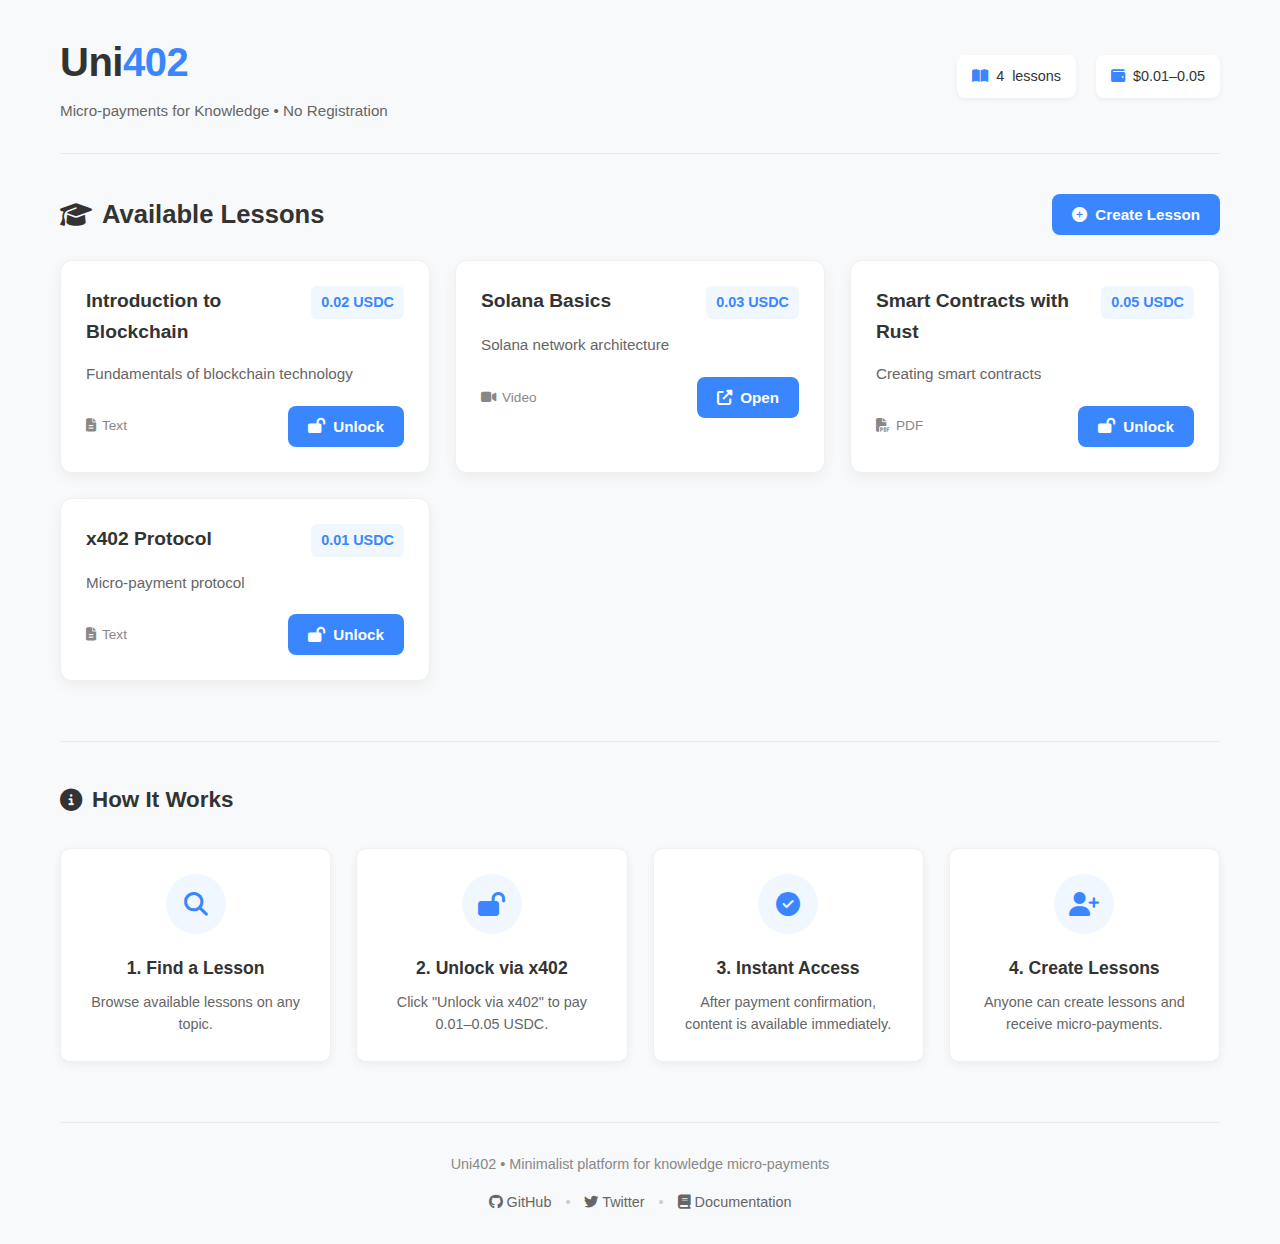
<file: index.html>
<!DOCTYPE html>
<html lang="en">
<head>
    <meta charset="UTF-8">
    <meta name="viewport" content="width=device-width, initial-scale=1.0">
    <title>Uni402 - Micro-payments for Knowledge</title>
    <link rel="stylesheet" href="style.css">
    <link rel="stylesheet" href="https://cdnjs.cloudflare.com/ajax/libs/font-awesome/6.4.0/css/all.min.css">
</head>
<body>
    <div class="container">
        <header class="header">
            <div class="logo">
                <h1><span class="logo-uni">Uni</span><span class="logo-402">402</span></h1>
                <p class="tagline">Micro-payments for Knowledge • No Registration</p>
            </div>
            <div class="stats">
                <div class="stat">
                    <i class="fas fa-book-open"></i>
                    <span id="lesson-count">0</span> lessons
                </div>
                <div class="stat">
                    <i class="fas fa-wallet"></i>
                    <span>$0.01–0.05</span>
                </div>
            </div>
        </header>

        <main class="main-content">
            <section class="dashboard">
                <div class="section-header">
                    <h2><i class="fas fa-graduation-cap"></i> Available Lessons</h2>
                    <button class="btn-create" id="show-create-form">
                        <i class="fas fa-plus-circle"></i> Create Lesson
                    </button>
                </div>
                
                <div class="lessons-grid" id="lessons-list">
                   
                </div>
            </section>

            <section class="create-section" id="create-section" style="display: none;">
                <div class="section-header">
                    <h2><i class="fas fa-edit"></i> Create New Lesson</h2>
                    <button class="btn-secondary" id="hide-create-form">
                        <i class="fas fa-times"></i> Cancel
                    </button>
                </div>
                
                <div class="create-form">
                    <div class="form-group">
                        <label for="lesson-title">Lesson Title</label>
                        <input type="text" id="lesson-title" placeholder="Introduction to Blockchain">
                    </div>
                    
                    <div class="form-group">
                        <label for="lesson-description">Description</label>
                        <textarea id="lesson-description" rows="3" placeholder="Brief description of your lesson"></textarea>
                    </div>
                    
                    <div class="form-row">
                        <div class="form-group">
                            <label for="lesson-price">Price (USDC)</label>
                            <select id="lesson-price">
                                <option value="0.01">$0.01</option>
                                <option value="0.02" selected>$0.02</option>
                                <option value="0.03">$0.03</option>
                                <option value="0.04">$0.04</option>
                                <option value="0.05">$0.05</option>
                            </select>
                        </div>
                        
                        <div class="form-group">
                            <label for="content-type">Content Type</label>
                            <select id="content-type">
                                <option value="text">Text</option>
                                <option value="video">Video</option>
                                <option value="pdf">PDF</option>
                                <option value="external_url">External Link</option>
                            </select>
                        </div>
                    </div>
                    
                    <div class="form-group" id="content-input-container">
                        <label for="content-data">Lesson Content</label>
                        <textarea id="content-data" rows="6" placeholder="Enter lesson text here..."></textarea>
                        <p class="help-text" id="content-help">For video, insert URL from YouTube or Vimeo</p>
                    </div>
                    
                    <div class="form-actions">
                        <button class="btn-create" id="save-lesson">
                            <i class="fas fa-save"></i> Save Lesson
                        </button>
                    </div>
                </div>
            </section>

            <section class="info-section">
                <h3><i class="fas fa-info-circle"></i> How It Works</h3>
                <div class="info-grid">
                    <div class="info-card">
                        <div class="info-icon">
                            <i class="fas fa-search"></i>
                        </div>
                        <h4>1. Find a Lesson</h4>
                        <p>Browse available lessons on any topic.</p>
                    </div>
                    <div class="info-card">
                        <div class="info-icon">
                            <i class="fas fa-lock-open"></i>
                        </div>
                        <h4>2. Unlock via x402</h4>
                        <p>Click "Unlock via x402" to pay 0.01–0.05 USDC.</p>
                    </div>
                    <div class="info-card">
                        <div class="info-icon">
                            <i class="fas fa-check-circle"></i>
                        </div>
                        <h4>3. Instant Access</h4>
                        <p>After payment confirmation, content is available immediately.</p>
                    </div>
                    <div class="info-card">
                        <div class="info-icon">
                            <i class="fas fa-user-plus"></i>
                        </div>
                        <h4>4. Create Lessons</h4>
                        <p>Anyone can create lessons and receive micro-payments.</p>
                    </div>
                </div>
            </section>
        </main>

        <footer class="footer">
            <p>Uni402 • Minimalist platform for knowledge micro-payments</p>
            <p class="footer-links">
                <a href="#"><i class="fab fa-github"></i> GitHub</a>
                <span class="separator">•</span>
                <a href="#"><i class="fab fa-twitter"></i> Twitter</a>
                <span class="separator">•</span>
                <a href="#"><i class="fas fa-book"></i> Documentation</a>
            </p>
        </footer>
    </div>

    
    <div class="modal-overlay" id="payment-modal">
        <div class="modal">
            <div class="modal-header">
                <h3><i class="fas fa-lock"></i> Unlock Lesson</h3>
                <button class="close-modal" id="close-modal">&times;</button>
            </div>
            <div class="modal-content">
                <div class="payment-details">
                    <div class="payment-item">
                        <span class="payment-label">Lesson:</span>
                        <span class="payment-value" id="payment-lesson-title">Introduction to Blockchain</span>
                    </div>
                    <div class="payment-item">
                        <span class="payment-label">Price:</span>
                        <span class="payment-value" id="payment-price">0.02 USDC</span>
                    </div>
                    <div class="payment-item">
                        <span class="payment-label">Recipient Address:</span>
                        <span class="payment-value address">Hx402...Z9s1</span>
                    </div>
                    <div class="payment-item">
                        <span class="payment-label">Network:</span>
                        <span class="payment-value">Solana</span>
                    </div>
                </div>
                
                <div class="payment-actions">
                    <button class="btn-pay" id="connect-phantom">
                        <i class="fas fa-wallet"></i> Connect Phantom
                    </button>
                    <p class="help-text">After connecting, approve the transaction in your Phantom Wallet</p>
                </div>
                
                <div class="payment-status" id="payment-status" style="display: none;">
                    <div class="status-success">
                        <i class="fas fa-check-circle"></i>
                        <h4>Payment Confirmed!</h4>
                        <p>Lesson access granted. The page will refresh...</p>
                    </div>
                </div>
            </div>
        </div>
    </div>

    <script src="script.js"></script>
</body>
</html>
</file>
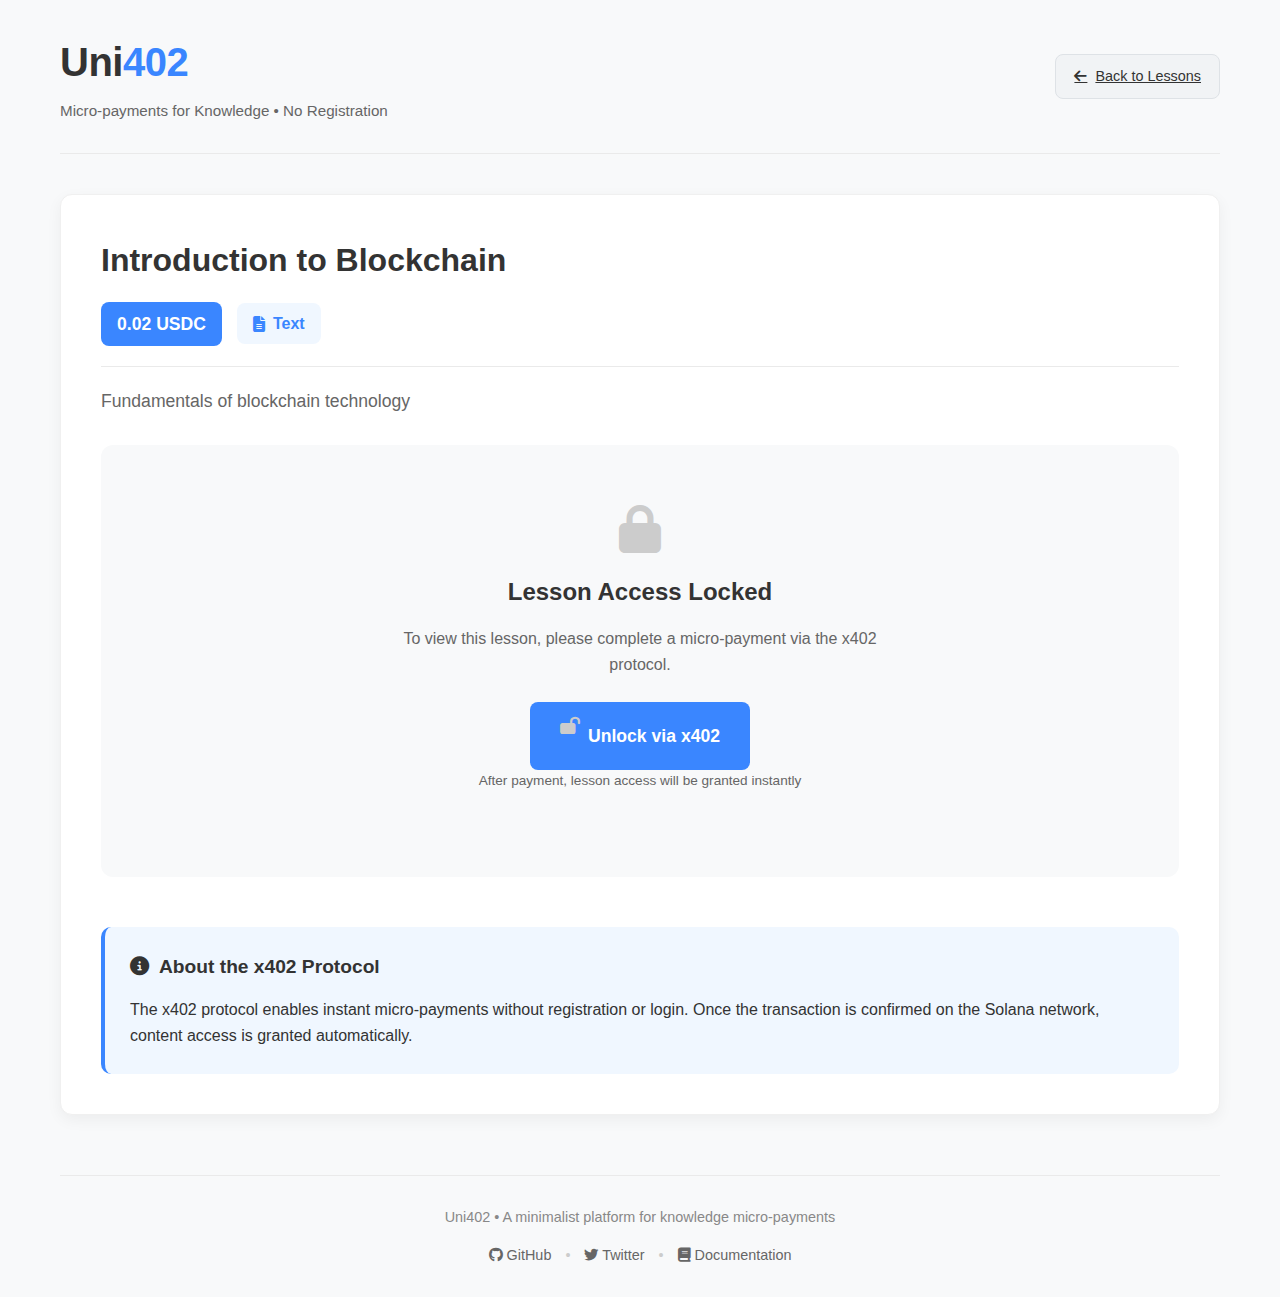
<file: lesson.html>
<!DOCTYPE html>
<html lang="en">
<head>
    <meta charset="UTF-8">
    <meta name="viewport" content="width=device-width, initial-scale=1.0">
    <title>Uni402 - Lesson</title>
    <link rel="stylesheet" href="style.css">
    <link rel="stylesheet" href="https://cdnjs.cloudflare.com/ajax/libs/font-awesome/6.4.0/css/all.min.css">
</head>
<body>
    <div class="container">
        <header class="header">
            <div class="logo">
                <a href="index.html" style="text-decoration: none; color: inherit;">
                    <h1><span class="logo-uni">Uni</span><span class="logo-402">402</span></h1>
                </a>
                <p class="tagline">Micro‑payments for Knowledge • No Registration</p>
            </div>
            <div class="stats">
                <a href="index.html" class="btn-secondary">
                    <i class="fas fa-arrow-left"></i> Back to Lessons
                </a>
            </div>
        </header>

        <main class="main-content">
            <div class="lesson-view">
                <div class="lesson-header-view">
                    <h2 id="lesson-title">Introduction to Blockchain</h2>
                    <div class="lesson-meta">
                        <span class="lesson-price-large" id="lesson-price">0.02 USDC</span>
                        <span class="lesson-type-badge" id="lesson-type">
                            <i class="fas fa-file-alt"></i> Text
                        </span>
                    </div>
                </div>
                
                <p class="lesson-description-view" id="lesson-description">
                    Fundamentals of blockchain technology and its applications in modern systems.
                </p>
                
                <div class="content-locked" id="locked-content">
                    <div class="locked-message">
                        <i class="fas fa-lock fa-3x"></i>
                        <h3>Lesson Access Locked</h3>
                        <p>To view this lesson, please complete a micro‑payment via the x402 protocol.</p>
                        <button class="btn-create btn-unlock" id="unlock-lesson">
                            <i class="fas fa-lock-open"></i> Unlock via x402
                        </button>
                        <p class="help-text">After payment, lesson access will be granted instantly</p>
                    </div>
                </div>
                
                <div class="content-unlocked" id="unlocked-content" style="display: none;">
                    <div class="content-container">
                        <div class="content-header">
                            <h3><i class="fas fa-check-circle" style="color: #28a745;"></i> Lesson Content</h3>
                            <p class="unlocked-info">Lesson Unlocked • Access granted permanently</p>
                        </div>
                        
                        <div class="lesson-content" id="lesson-content">
                        
                        </div>
                    </div>
                </div>
                
                <div class="lesson-info">
                    <h4><i class="fas fa-info-circle"></i> About the x402 Protocol</h4>
                    <p>The x402 protocol enables instant micro‑payments without registration or login. Once the transaction is confirmed on the Solana network, content access is granted automatically.</p>
                </div>
            </div>
        </main>

        <footer class="footer">
            <p>Uni402 • A minimalist platform for knowledge micro‑payments</p>
            <p class="footer-links">
                <a href="#"><i class="fab fa-github"></i> GitHub</a>
                <span class="separator">•</span>
                <a href="#"><i class="fab fa-twitter"></i> Twitter</a>
                <span class="separator">•</span>
                <a href="#"><i class="fas fa-book"></i> Documentation</a>
            </p>
        </footer>
    </div>

    <div class="modal-overlay" id="payment-modal">
        <div class="modal">
            <div class="modal-header">
                <h3><i class="fas fa-lock"></i> Unlock Lesson</h3>
                <button class="close-modal" id="close-modal">&times;</button>
            </div>
            <div class="modal-content">
                <div class="payment-details">
                    <div class="payment-item">
                        <span class="payment-label">Lesson:</span>
                        <span class="payment-value" id="payment-lesson-title">Introduction to Blockchain</span>
                    </div>
                    <div class="payment-item">
                        <span class="payment-label">Price:</span>
                        <span class="payment-value" id="payment-price">0.02 USDC</span>
                    </div>
                    <div class="payment-item">
                        <span class="payment-label">Recipient Address:</span>
                        <span class="payment-value address">Hx402UniPay...Z9s1L3</span>
                    </div>
                    <div class="payment-item">
                        <span class="payment-label">Network:</span>
                        <span class="payment-value">Solana</span>
                    </div>
                    <div class="payment-item">
                        <span class="payment-label">Message:</span>
                        <span class="payment-value">x402 payment required for lesson access</span>
                    </div>
                </div>
                
                <div class="payment-actions">
                    <button class="btn-pay" id="connect-phantom">
                        <i class="fas fa-wallet"></i> Connect Phantom
                    </button>
                    <p class="help-text">After connecting, approve the transaction in your Phantom Wallet</p>
                </div>
                
                <div class="payment-status" id="payment-status" style="display: none;">
                    <div class="status-success">
                        <i class="fas fa-check-circle"></i>
                        <h4>Payment Confirmed!</h4>
                        <p>Lesson access granted. The page will refresh...</p>
                    </div>
                </div>
            </div>
        </div>
    </div>

    <script src="script.js"></script>
</body>
</html>
</file>
<file: style.css>
* {
    margin: 0;
    padding: 0;
    box-sizing: border-box;
}

body {
    font-family: -apple-system, BlinkMacSystemFont, 'Segoe UI', Roboto, Oxygen, Ubuntu, sans-serif;
    line-height: 1.6;
    color: #333;
    background-color: #f8f9fa;
}

.container {
    max-width: 1200px;
    margin: 0 auto;
    padding: 0 20px;
}


.header {
    display: flex;
    justify-content: space-between;
    align-items: center;
    padding: 30px 0;
    border-bottom: 1px solid #eaeaea;
    margin-bottom: 40px;
}

.logo h1 {
    font-size: 2.5rem;
    font-weight: 700;
    letter-spacing: -0.5px;
    margin-bottom: 5px;
}

.logo-uni {
    color: #333;
}

.logo-402 {
    color: #3a86ff;
}

.tagline {
    color: #666;
    font-size: 0.95rem;
}

.stats {
    display: flex;
    gap: 20px;
}

.stat {
    display: flex;
    align-items: center;
    gap: 8px;
    padding: 10px 15px;
    background-color: #fff;
    border-radius: 8px;
    box-shadow: 0 2px 5px rgba(0,0,0,0.05);
    font-size: 0.9rem;
}

.stat i {
    color: #3a86ff;
}


.main-content {
    margin-bottom: 60px;
}

.section-header {
    display: flex;
    justify-content: space-between;
    align-items: center;
    margin-bottom: 25px;
}

.section-header h2 {
    font-size: 1.6rem;
    font-weight: 600;
    color: #333;
    display: flex;
    align-items: center;
    gap: 10px;
}


.btn-create, .btn-open, .btn-pay {
    background-color: #3a86ff;
    color: white;
    border: none;
    padding: 12px 20px;
    border-radius: 8px;
    font-weight: 600;
    cursor: pointer;
    transition: all 0.2s ease;
    display: inline-flex;
    align-items: center;
    gap: 8px;
    font-size: 0.95rem;
}

.btn-create:hover, .btn-open:hover, .btn-pay:hover {
    background-color: #2667d6;
    transform: translateY(-1px);
    box-shadow: 0 4px 12px rgba(58, 134, 255, 0.2);
}

.btn-secondary {
    background-color: #f1f3f5;
    color: #333;
    border: 1px solid #dee2e6;
    padding: 10px 18px;
    border-radius: 8px;
    font-weight: 500;
    cursor: pointer;
    transition: all 0.2s ease;
    display: inline-flex;
    align-items: center;
    gap: 8px;
    font-size: 0.9rem;
}

.btn-secondary:hover {
    background-color: #e9ecef;
}


.lessons-grid {
    display: grid;
    grid-template-columns: repeat(auto-fill, minmax(280px, 1fr));
    gap: 25px;
    margin-bottom: 50px;
}

.lesson-card {
    background-color: white;
    border-radius: 12px;
    padding: 25px;
    box-shadow: 0 5px 15px rgba(0,0,0,0.05);
    transition: transform 0.3s ease, box-shadow 0.3s ease;
    border: 1px solid #f0f0f0;
}

.lesson-card:hover {
    transform: translateY(-5px);
    box-shadow: 0 8px 25px rgba(0,0,0,0.08);
}

.lesson-header {
    display: flex;
    justify-content: space-between;
    align-items: flex-start;
    margin-bottom: 15px;
}

.lesson-header h3 {
    font-size: 1.2rem;
    font-weight: 600;
    color: #333;
    flex: 1;
    margin-right: 15px;
}

.lesson-price {
    background-color: #f0f7ff;
    color: #3a86ff;
    padding: 5px 10px;
    border-radius: 6px;
    font-weight: 600;
    font-size: 0.9rem;
    white-space: nowrap;
}

.lesson-description {
    color: #666;
    font-size: 0.95rem;
    margin-bottom: 20px;
    line-height: 1.5;
}

.lesson-footer {
    display: flex;
    justify-content: space-between;
    align-items: center;
}

.lesson-type {
    color: #888;
    font-size: 0.85rem;
    display: flex;
    align-items: center;
    gap: 6px;
}


.create-section {
    background-color: white;
    border-radius: 12px;
    padding: 30px;
    margin-bottom: 40px;
    box-shadow: 0 5px 15px rgba(0,0,0,0.05);
}

.create-form {
    max-width: 800px;
}

.form-group {
    margin-bottom: 25px;
}

.form-row {
    display: flex;
    gap: 25px;
}

.form-row .form-group {
    flex: 1;
}

.form-group label {
    display: block;
    margin-bottom: 8px;
    font-weight: 600;
    color: #333;
    font-size: 0.95rem;
}

.form-group input, .form-group select, .form-group textarea {
    width: 100%;
    padding: 12px 15px;
    border: 1px solid #dee2e6;
    border-radius: 8px;
    font-family: inherit;
    font-size: 0.95rem;
    transition: border 0.2s ease;
}

.form-group input:focus, .form-group select:focus, .form-group textarea:focus {
    outline: none;
    border-color: #3a86ff;
    box-shadow: 0 0 0 3px rgba(58, 134, 255, 0.1);
}

.help-text {
    margin-top: 8px;
    color: #888;
    font-size: 0.85rem;
}

.form-actions {
    margin-top: 30px;
    display: flex;
    justify-content: flex-end;
}


.info-section {
    margin-top: 60px;
    padding-top: 40px;
    border-top: 1px solid #eaeaea;
}

.info-section h3 {
    font-size: 1.4rem;
    margin-bottom: 30px;
    color: #333;
    display: flex;
    align-items: center;
    gap: 10px;
}

.info-grid {
    display: grid;
    grid-template-columns: repeat(auto-fit, minmax(220px, 1fr));
    gap: 25px;
}

.info-card {
    background-color: white;
    border-radius: 10px;
    padding: 25px;
    text-align: center;
    box-shadow: 0 3px 10px rgba(0,0,0,0.05);
    border: 1px solid #f0f0f0;
}

.info-icon {
    width: 60px;
    height: 60px;
    background-color: #f0f7ff;
    border-radius: 50%;
    display: flex;
    align-items: center;
    justify-content: center;
    margin: 0 auto 20px;
    color: #3a86ff;
    font-size: 1.5rem;
}

.info-card h4 {
    font-size: 1.1rem;
    margin-bottom: 10px;
    color: #333;
}

.info-card p {
    color: #666;
    font-size: 0.9rem;
    line-height: 1.5;
}

/* Footer */
.footer {
    text-align: center;
    padding: 30px 0;
    color: #888;
    font-size: 0.9rem;
    border-top: 1px solid #eaeaea;
    margin-top: 30px;
}

.footer-links {
    margin-top: 15px;
}

.footer-links a {
    color: #666;
    text-decoration: none;
    transition: color 0.2s ease;
}

.footer-links a:hover {
    color: #3a86ff;
}

.separator {
    margin: 0 10px;
    color: #ccc;
}

/* Modal */
.modal-overlay {
    position: fixed;
    top: 0;
    left: 0;
    width: 100%;
    height: 100%;
    background-color: rgba(0, 0, 0, 0.5);
    display: none;
    align-items: center;
    justify-content: center;
    z-index: 1000;
    padding: 20px;
}

.modal {
    background-color: white;
    border-radius: 12px;
    width: 100%;
    max-width: 500px;
    overflow: hidden;
    box-shadow: 0 10px 40px rgba(0,0,0,0.1);
}

.modal-header {
    display: flex;
    justify-content: space-between;
    align-items: center;
    padding: 25px 30px;
    border-bottom: 1px solid #eaeaea;
}

.modal-header h3 {
    font-size: 1.4rem;
    font-weight: 600;
    color: #333;
    display: flex;
    align-items: center;
    gap: 10px;
}

.close-modal {
    background: none;
    border: none;
    font-size: 1.8rem;
    color: #888;
    cursor: pointer;
    line-height: 1;
    padding: 0;
    width: 30px;
    height: 30px;
    display: flex;
    align-items: center;
    justify-content: center;
}

.close-modal:hover {
    color: #333;
}

.modal-content {
    padding: 30px;
}

.payment-details {
    background-color: #f8f9fa;
    border-radius: 10px;
    padding: 20px;
    margin-bottom: 25px;
}

.payment-item {
    display: flex;
    justify-content: space-between;
    margin-bottom: 15px;
    padding-bottom: 15px;
    border-bottom: 1px solid #eaeaea;
}

.payment-item:last-child {
    margin-bottom: 0;
    padding-bottom: 0;
    border-bottom: none;
}

.payment-label {
    color: #666;
    font-size: 0.9rem;
}

.payment-value {
    font-weight: 600;
    color: #333;
    text-align: right;
}

.payment-value.address {
    font-family: monospace;
    font-size: 0.85rem;
    color: #3a86ff;
    word-break: break-all;
}

.payment-actions {
    text-align: center;
}

.btn-pay {
    width: 100%;
    justify-content: center;
    padding: 15px;
    font-size: 1rem;
    margin-bottom: 15px;
}

.payment-status {
    text-align: center;
    padding: 20px;
}

.status-success {
    color: #28a745;
}

.status-success i {
    font-size: 3rem;
    margin-bottom: 15px;
}

.status-success h4 {
    font-size: 1.3rem;
    margin-bottom: 10px;
}


.lesson-view {
    background-color: white;
    border-radius: 12px;
    padding: 40px;
    box-shadow: 0 5px 15px rgba(0,0,0,0.05);
    border: 1px solid #f0f0f0;
}

.lesson-header-view {
    margin-bottom: 20px;
    padding-bottom: 20px;
    border-bottom: 1px solid #eaeaea;
}

.lesson-header-view h2 {
    font-size: 2rem;
    margin-bottom: 15px;
    color: #333;
}

.lesson-meta {
    display: flex;
    gap: 15px;
    align-items: center;
}

.lesson-price-large {
    background-color: #3a86ff;
    color: white;
    padding: 8px 16px;
    border-radius: 8px;
    font-weight: 700;
    font-size: 1.1rem;
}

.lesson-type-badge {
    background-color: #f0f7ff;
    color: #3a86ff;
    padding: 8px 16px;
    border-radius: 8px;
    font-weight: 600;
    display: inline-flex;
    align-items: center;
    gap: 8px;
}

.lesson-description-view {
    font-size: 1.1rem;
    color: #666;
    margin-bottom: 30px;
    line-height: 1.6;
}

.content-locked {
    text-align: center;
    padding: 60px 40px;
    background-color: #f8f9fa;
    border-radius: 12px;
    margin: 30px 0;
}

.locked-message i {
    color: #ccc;
    margin-bottom: 20px;
}

.locked-message h3 {
    font-size: 1.5rem;
    margin-bottom: 15px;
    color: #333;
}

.locked-message p {
    color: #666;
    max-width: 500px;
    margin: 0 auto 25px;
}

.btn-unlock {
    font-size: 1.1rem;
    padding: 15px 30px;
}

.content-unlocked {
    margin: 40px 0;
}

.content-header {
    margin-bottom: 30px;
    padding-bottom: 20px;
    border-bottom: 1px solid #eaeaea;
}

.content-header h3 {
    font-size: 1.4rem;
    margin-bottom: 10px;
    display: flex;
    align-items: center;
    gap: 10px;
}

.unlocked-info {
    color: #28a745;
    font-weight: 500;
}

.lesson-content {
    font-size: 1.05rem;
    line-height: 1.7;
}

.lesson-content h3 {
    font-size: 1.3rem;
    margin: 25px 0 15px;
    color: #333;
}

.lesson-content p {
    margin-bottom: 15px;
}

.lesson-content ul, .lesson-content ol {
    margin-left: 20px;
    margin-bottom: 20px;
}

.lesson-content li {
    margin-bottom: 8px;
}

.video-container, .pdf-container {
    text-align: center;
    padding: 40px;
    background-color: #f8f9fa;
    border-radius: 10px;
    margin-bottom: 30px;
}

.video-placeholder i, .pdf-placeholder i {
    color: #3a86ff;
    margin-bottom: 15px;
}

.lesson-info {
    margin-top: 50px;
    padding: 25px;
    background-color: #f0f7ff;
    border-radius: 10px;
    border-left: 4px solid #3a86ff;
}

.lesson-info h4 {
    font-size: 1.2rem;
    margin-bottom: 15px;
    color: #333;
    display: flex;
    align-items: center;
    gap: 10px;
}

/* Responsive */
@media (max-width: 768px) {
    .header {
        flex-direction: column;
        align-items: flex-start;
        gap: 20px;
    }
    
    .stats {
        width: 100%;
        justify-content: space-between;
    }
    
    .section-header {
        flex-direction: column;
        align-items: flex-start;
        gap: 15px;
    }
    
    .form-row {
        flex-direction: column;
        gap: 0;
    }
    
    .lessons-grid {
        grid-template-columns: 1fr;
    }
    
    .info-grid {
        grid-template-columns: 1fr;
    }
    
    .lesson-view {
        padding: 25px;
    }
    
    .lesson-header-view h2 {
        font-size: 1.6rem;
    }
    
    .lesson-meta {
        flex-direction: column;
        align-items: flex-start;
        gap: 10px;
    }
}
</file>
